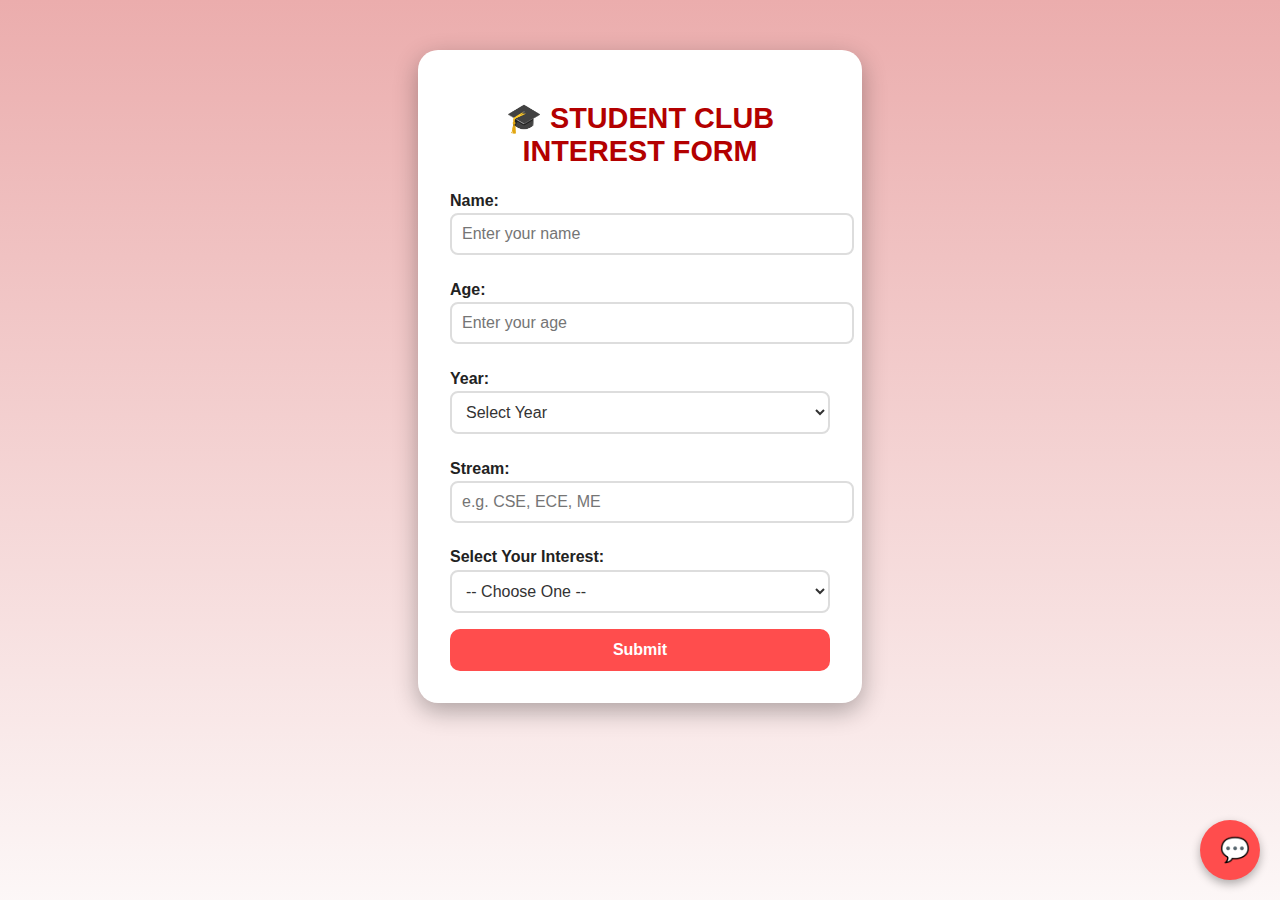
<file: templates/index.html>
<!DOCTYPE html>
<html lang="en">
<head>
  <meta charset="UTF-8">
  <meta name="viewport" content="width=device-width, initial-scale=1.0">
  <title>Student Club Interest Form</title>
  <style>
    body {
      font-family: 'Poppins', sans-serif;
      margin: 0;
      padding: 0;
      display: flex;
      flex-direction: column;
      align-items: center;
      background-image: 
        linear-gradient(rgba(233, 164, 164, 0.9), rgba(252, 246, 246, 0.9)),
        url('https://www.chitkara.edu.in/wp-content/uploads/2019/02/Campus-leadership.jpg');
      background-size: cover;
      background-position: center;
      background-attachment: fixed;
    }

    .container {
      background: #ffffff;
      padding: 2rem;
      border-radius: 20px;
      box-shadow: 0 8px 25px rgba(0,0,0,0.3);
      width: 380px;
      text-align: center;
      color: #333;
      margin-top: 50px;
    }

    h1 {
      margin-bottom: 1.5rem;
      font-size: 1.8rem;
      color: #b30000;
    }

    label {
      display: block;
      text-align: left;
      margin: 0.6rem 0 0.2rem;
      font-weight: 600;
      color: #222;
    }

    input, select {
      width: 100%;
      padding: 10px;
      border-radius: 8px;
      border: 2px solid #ddd;
      outline: none;
      margin-bottom: 1rem;
      font-size: 1rem;
      background: #fff;
      color: #333;
      transition: all 0.3s ease;
    }

    input:focus, select:focus {
      border-color: #ff4d4d;
      box-shadow: 0 0 6px rgba(255, 77, 77, 0.5);
    }

    button {
      background: #ff4d4d;
      color: #fff;
      border: none;
      padding: 12px 20px;
      border-radius: 10px;
      font-size: 1rem;
      font-weight: bold;
      cursor: pointer;
      transition: all 0.3s ease;
      width: 100%;
    }

    button:hover {
      background: #c40000;
      transform: scale(1.05);
    }

    /* Chatbot Styles */
    .chatbot-container {
      position: fixed;
      bottom: 20px;
      right: 20px;
      width: 350px;
      height: 500px;
      background: #fff;
      border-radius: 15px;
      box-shadow: 0 8px 25px rgba(0,0,0,0.3);
      display: none;
      flex-direction: column;
      z-index: 1000;
    }

    .chatbot-header {
      background: #ff4d4d;
      color: #fff;
      padding: 10px;
      border-radius: 15px 15px 0 0;
      text-align: center;
      font-weight: bold;
    }

    .chatbot-messages {
      flex: 1;
      padding: 10px;
      overflow-y: auto;
      background: #f9f9f9;
    }

    .message {
      margin-bottom: 10px;
      padding: 8px;
      border-radius: 10px;
      max-width: 80%;
    }

    .message.user {
      background: #ff4d4d;
      color: #fff;
      align-self: flex-end;
      margin-left: auto;
    }

    .message.bot {
      background: #e0e0e0;
      color: #333;
    }

    .chatbot-input {
      display: flex;
      padding: 10px;
      border-top: 1px solid #ddd;
    }

    .chatbot-input input {
      flex: 1;
      padding: 8px;
      border: 1px solid #ddd;
      border-radius: 5px;
      outline: none;
      margin-right: 5px;
    }

    .chatbot-input button {
      flex: 1;
      background: #ff4d4d;
      color: #fff;
      border: none;
      padding: 8px 12px;
      border-radius: 5px;
      cursor: pointer;
    }

    .chatbot-toggle {
      position: fixed;
      bottom: 20px;
      right: 20px;
      background: #ff4d4d;
      color: #fff;
      border: none;
      border-radius: 50%;
      width: 60px;
      height: 60px;
      font-size: 24px;
      cursor: pointer;
      box-shadow: 0 4px 10px rgba(0,0,0,0.3);
      z-index: 1001;
    }

    .chatbot-toggle:hover {
      background: #c40000;
    }
  </style>
</head>
<body>

  <div class="container">
    <h1>🎓 STUDENT CLUB INTEREST FORM</h1>

    <form id="clubForm">
      <label for="name">Name:</label>
      <input type="text" id="name" name="name" required placeholder="Enter your name">

      <label for="age">Age:</label>
      <input type="number" id="age" name="age" required placeholder="Enter your age">

      <label for="year">Year:</label>
      <select id="year" name="year" required>
        <option value="">Select Year</option>
        <option value="1st">1st Year</option>
        <option value="2nd">2nd Year</option>
        <option value="3rd">3rd Year</option>
        <option value="4th">4th Year</option>
      </select>

      <label for="stream">Stream:</label>
      <input type="text" id="stream" name="stream" placeholder="e.g. CSE, ECE, ME" required>

      <label for="interest">Select Your Interest:</label>
      <select id="interest" name="interest" required>
        <option value="">-- Choose One --</option>
        <option value="coding">💻 Coding</option>
        <option value="sports">⚽ Sports</option>
        <option value="music">🎵 Music</option>
        <option value="art">🎨 Art</option>
      </select>

      <button type="submit">Submit</button>
    </form>
  </div>

  <!-- Chatbot Toggle Button -->
  <button class="chatbot-toggle" id="chatbotToggle">💬</button>

  <!-- Chatbot Container -->
  <div class="chatbot-container" id="chatbot">
    <div class="chatbot-header">Club Assistant Chatbot</div>
    <div class="chatbot-messages" id="chatMessages">
      <div class="message bot">Hello! I'm here to help with your club interests. Ask me anything about coding, sports, music, or art clubs!</div>
    </div>
    <div class="chatbot-input">
      <input type="text" id="chatInput" placeholder="Type your message...">
      <button id="sendButton">Send</button>
    </div>
  </div>

  <script>
    // --- FORM SUBMISSION ---
    document.getElementById("clubForm").addEventListener("submit", async function(e) {
      e.preventDefault();
      const formData = {
        name: document.getElementById("name").value,
        age: document.getElementById("age").value,
        year: document.getElementById("year").value,
        stream: document.getElementById("stream").value,
        interest: document.getElementById("interest").value
      };

      try {
        const response = await fetch("/submit_form", {
          method: "POST",
          headers: { "Content-Type": "application/json" },
          body: JSON.stringify(formData)
        });

        const result = await response.json();
        if (response.ok) {
          alert("✅ Form submitted successfully!");
          window.location.href = `${formData.interest}.html`;
        } else {
          alert("❌ Error: " + result.error);
        }
      } catch (error) {
        console.error("Error submitting form:", error);
        alert("⚠️ Failed to submit form.");
      }
    });
    // --- CHATBOT FUNCTIONALITY ---

// REMOVE THE OLD API KEY & apiUrl (Never expose API key in frontend!)

const chatbot = document.getElementById('chatbot');
const chatMessages = document.getElementById('chatMessages');
const chatInput = document.getElementById('chatInput');
const sendButton = document.getElementById('sendButton');
const toggleButton = document.getElementById('chatbotToggle');

// Toggle chatbot visibility
toggleButton.addEventListener('click', () => {
  chatbot.style.display = chatbot.style.display === 'flex' ? 'none' : 'flex';
});

// Check if message is related to clubs
function isClubRelated(message) {
  const clubKeywords = [
    'coding', 'sports', 'music', 'art',
    'programming', 'football', 'basketball',
    'soccer', 'painting', 'drawing',
    'singing', 'guitar', 'piano'
  ];

  return clubKeywords.some(keyword =>
    message.toLowerCase().includes(keyword)
  );
}

// Send message function
async function sendMessage(message) {
  addMessage(message, 'user');

  // Club topic restriction
  if (!isClubRelated(message)) {
    addMessage('❌ I can only help with coding, sports, music, or art!', 'bot');
    return;
  }

  try {
    const response = await fetch("/chatbot", {
      method: "POST",
      headers: { "Content-Type": "application/json" },
      body: JSON.stringify({ message })
    });

    const data = await response.json();
    addMessage(data.reply, 'bot');

  } catch (err) {
    console.error("Chatbot Error:", err);
    addMessage("⚠️ Server error. Try again later.", "bot");
  }
}

// Add message to UI
function addMessage(text, sender) {
  const messageDiv = document.createElement('div');
  messageDiv.className = `message ${sender}`;
  messageDiv.textContent = text;
  chatMessages.appendChild(messageDiv);
  chatMessages.scrollTop = chatMessages.scrollHeight;
}

// Send button click
sendButton.addEventListener('click', () => {
  const message = chatInput.value.trim();
  if (message) {
    sendMessage(message);
    chatInput.value = '';
  }
});

// Enter key sends message
chatInput.addEventListener('keypress', (e) => {
  if (e.key === 'Enter') {
    sendButton.click();
  }
});

  </script>

</body>
</html>
</file>
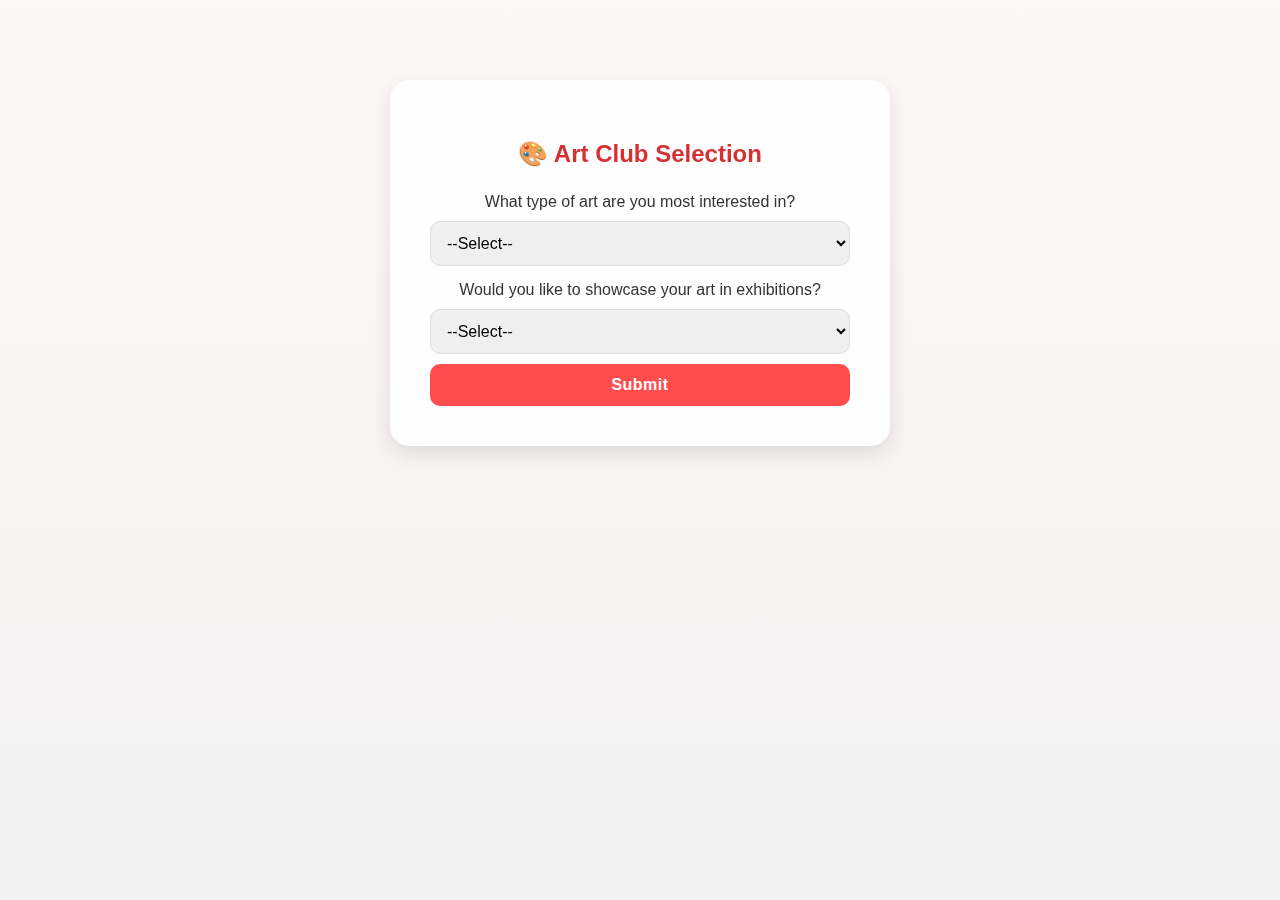
<file: templates/art.html>
<!DOCTYPE html>
<html lang="en">
<head>
  <meta charset="UTF-8" />
  <meta name="viewport" content="width=device-width, initial-scale=1.0" />
  <title>🎨 Art Club Selection</title>
  <style>
    /* 🌈 Background similar to coding.html */
    body {
      font-family: 'Poppins', sans-serif;
      margin: 0;
      padding: 0;
      display: flex;
      flex-direction: column;
      align-items: center;
      scroll-behavior: smooth;

      background-image: 
        linear-gradient(rgba(255, 245, 245, 0.9), rgba(240, 240, 240, 0.9)),
        url('https://www.chitkara.edu.in/wp-content/uploads/2024/12/overview-banner.jpg'); 
      background-size: cover;
      background-position: center;
      background-attachment: fixed;
    }

    /* 🪞 Glass effect container */
    .container {
      background: rgba(255, 255, 255, 0.85);
      backdrop-filter: blur(10px);
      border-radius: 20px;
      box-shadow: 0 8px 20px rgba(0, 0, 0, 0.1);
      padding: 40px;
      margin-top: 80px;
      width: 420px;
      text-align: center;
      transition: all 0.3s ease;
    }

    h2 {
      color: #d63031;
      margin-bottom: 25px;
      font-weight: 700;
    }

    label {
      display: block;
      margin-top: 15px;
      font-weight: 500;
      color: #333;
    }

    select, button, input {
      width: 100%;
      padding: 12px;
      margin-top: 10px;
      border-radius: 10px;
      border: 1px solid #ddd;
      font-size: 16px;
      font-family: 'Poppins', sans-serif;
      transition: all 0.3s ease;
    }

    select:focus, input:focus {
      border-color: #ff4d4d;
      box-shadow: 0 0 5px rgba(255, 77, 77, 0.5);
      outline: none;
    }

    button {
      background-color: #ff4d4d;
      color: white;
      border: none;
      cursor: pointer;
      font-weight: bold;
      letter-spacing: 0.5px;
    }

    button:hover {
      background-color: #e60000;
      transform: scale(1.05);
    }

    #output {
      margin-top: 50px;
      display: flex;
      flex-wrap: wrap;
      justify-content: center;
      gap: 25px;
      width: 90%;
      max-width: 1000px;
    }

    .club-card {
      background: rgba(255, 255, 255, 0.85);
      backdrop-filter: blur(8px);
      border: 2px solid #ffe6e6;
      border-radius: 18px;
      padding: 25px;
      width: 320px;
      text-align: center;
      box-shadow: 0 6px 18px rgba(0,0,0,0.08);
      transition: transform 0.3s ease, box-shadow 0.3s ease;
    }

    .club-card:hover {
      transform: translateY(-6px);
      box-shadow: 0 8px 22px rgba(0,0,0,0.12);
    }

    .club-card h3 {
      color: #e60000;
      margin-bottom: 12px;
      font-size: 20px;
      font-weight: 600;
    }

    .club-card p {
      margin: 6px 0;
      color: #333;
      font-size: 15px;
    }

    .join-btn {
      background-color: #ff4d4d;
      color: white;
      border: none;
      padding: 10px 16px;
      border-radius: 10px;
      cursor: pointer;
      width: 100%;
      font-weight: bold;
      margin-top: 10px;
      transition: all 0.3s ease;
    }

    .join-btn:hover {
      background-color: #e60000;
      transform: scale(1.05);
    }

    /* ✨ Modal Styling */
    .modal {
      display: none;
      position: fixed;
      z-index: 1000;
      left: 0;
      top: 0;
      width: 100%;
      height: 100%;
      background-color: rgba(0, 0, 0, 0.5);
      justify-content: center;
      align-items: center;
      animation: fadeIn 0.3s ease;
    }

    .modal-content {
      background: rgba(255, 255, 255, 0.9);
      backdrop-filter: blur(10px);
      border-radius: 16px;
      padding: 35px;
      text-align: center;
      width: 360px;
      box-shadow: 0 6px 16px rgba(0,0,0,0.2);
      animation: slideUp 0.3s ease;
    }

    .modal-content h3 {
      margin-bottom: 20px;
      color: #e60000;
      font-weight: 600;
    }

    .modal-content input {
      margin: 10px 0;
    }

    .close-btn {
      background: #555;
      color: white;
      border: none;
      padding: 10px 18px;
      border-radius: 8px;
      cursor: pointer;
      margin-top: 15px;
      font-weight: 500;
      transition: background 0.3s;
    }

    .close-btn:hover {
      background: #333;
    }

    @keyframes fadeIn {
      from {opacity: 0;}
      to {opacity: 1;}
    }

    @keyframes slideUp {
      from {transform: translateY(40px); opacity: 0;}
      to {transform: translateY(0); opacity: 1;}
    }
  </style>
</head>
<body>
  <div class="container" id="formContainer">
    <h2>🎨 Art Club Selection</h2>

    <form id="artForm">
      <label for="interest">What type of art are you most interested in?</label>
      <select id="interest" required>
        <option value="">--Select--</option>
        <option value="Painting">🎨 Painting</option>
        <option value="Sketching">✏️ Sketching</option>
        <option value="Crafts">🧵 Crafts</option>
        <option value="Digital Arts">💻 Digital Arts</option>
      </select>

      <label for="exhibitionInterest">Would you like to showcase your art in exhibitions?</label>
      <select id="exhibitionInterest" required>
        <option value="">--Select--</option>
        <option value="Yes">✅ Yes</option>
        <option value="No">❌ No</option>
      </select>

      <button type="submit">Submit</button>
    </form>
  </div>

  <div id="output"></div>

  <!-- 🎯 Modal for Join -->
  <div id="joinModal" class="modal">
    <div class="modal-content">
      <h3>Join the Art Club</h3>
      <form id="joinForm">
        <input type="text" id="userName" placeholder="Enter your name" required>
        <input type="email" id="userEmail" placeholder="Enter your email" required>
        <button type="submit" class="join-btn">Join Now</button>
      </form>
      <button class="close-btn" onclick="closeModal()">Cancel</button>
    </div>
  </div>

  <script>
    document.getElementById("artForm").addEventListener("submit", async function (e) {
      e.preventDefault();

      const interest = document.getElementById("interest").value;
      const exhibitionInterest = document.getElementById("exhibitionInterest").value;

      if (!interest || !exhibitionInterest) {
        alert("Please select all fields before submitting!");
        return;
      }

      try {
        const res = await fetch("/recommend", {
          method: "POST",
          headers: { "Content-Type": "application/json" },
          body: JSON.stringify({
            category: "ARTS",
            interest: interest,
            exhibitionInterest: exhibitionInterest
          })
        });

        const data = await res.json();
        const output = document.getElementById("output");
        output.innerHTML = "";

        const uniqueClubs = [];
        const seen = new Set();

        data.clubs.forEach(club => {
          if (!seen.has(club.Activity)) {
            seen.add(club.Activity);
            uniqueClubs.push(club);
          }
        });

        if (uniqueClubs.length > 0) {
          uniqueClubs.forEach(club => {
            const details = club.Details.split(",").map(d => d.trim());
            details.forEach(detail => {
              output.innerHTML += `
                <div class="club-card">
                  <h3>${detail}</h3>
                  <p><strong>Category:</strong> ${club.Category}</p>
                  <p><strong>Activity:</strong> ${club.Activity}</p>
                  <button class="join-btn" onclick="openModal()">Join Now</button>
                </div>
              `;
            });
          });
        } else {
          output.innerHTML = `<p>No art clubs found matching your interest.</p>`;
        }

        document.getElementById("output").scrollIntoView({ behavior: "smooth" });

      } catch (err) {
        console.error("Error:", err);
        alert("⚠️ Server not responding. Please check if Flask is running.");
      }
    });

    function openModal() {
      document.getElementById("joinModal").style.display = "flex";
    }

    function closeModal() {
      document.getElementById("joinModal").style.display = "none";
    }

    document.getElementById("joinForm").addEventListener("submit", function (e) {
      e.preventDefault();
      const name = document.getElementById("userName").value;
      const email = document.getElementById("userEmail").value;

      document.querySelector(".modal-content").innerHTML = `
        <h3>✅ Successfully Joined!</h3>
        <p>Welcome <strong>${name}</strong>!<br>We'll contact you at <strong>${email}</strong> soon.</p>
        <button class="close-btn" onclick="closeModal()">Close</button>
      `;
    });

    window.onclick = function(event) {
      const modal = document.getElementById("joinModal");
      if (event.target === modal) {
        modal.style.display = "none";
      }
    };
  </script>
</body>
</html>
</file>
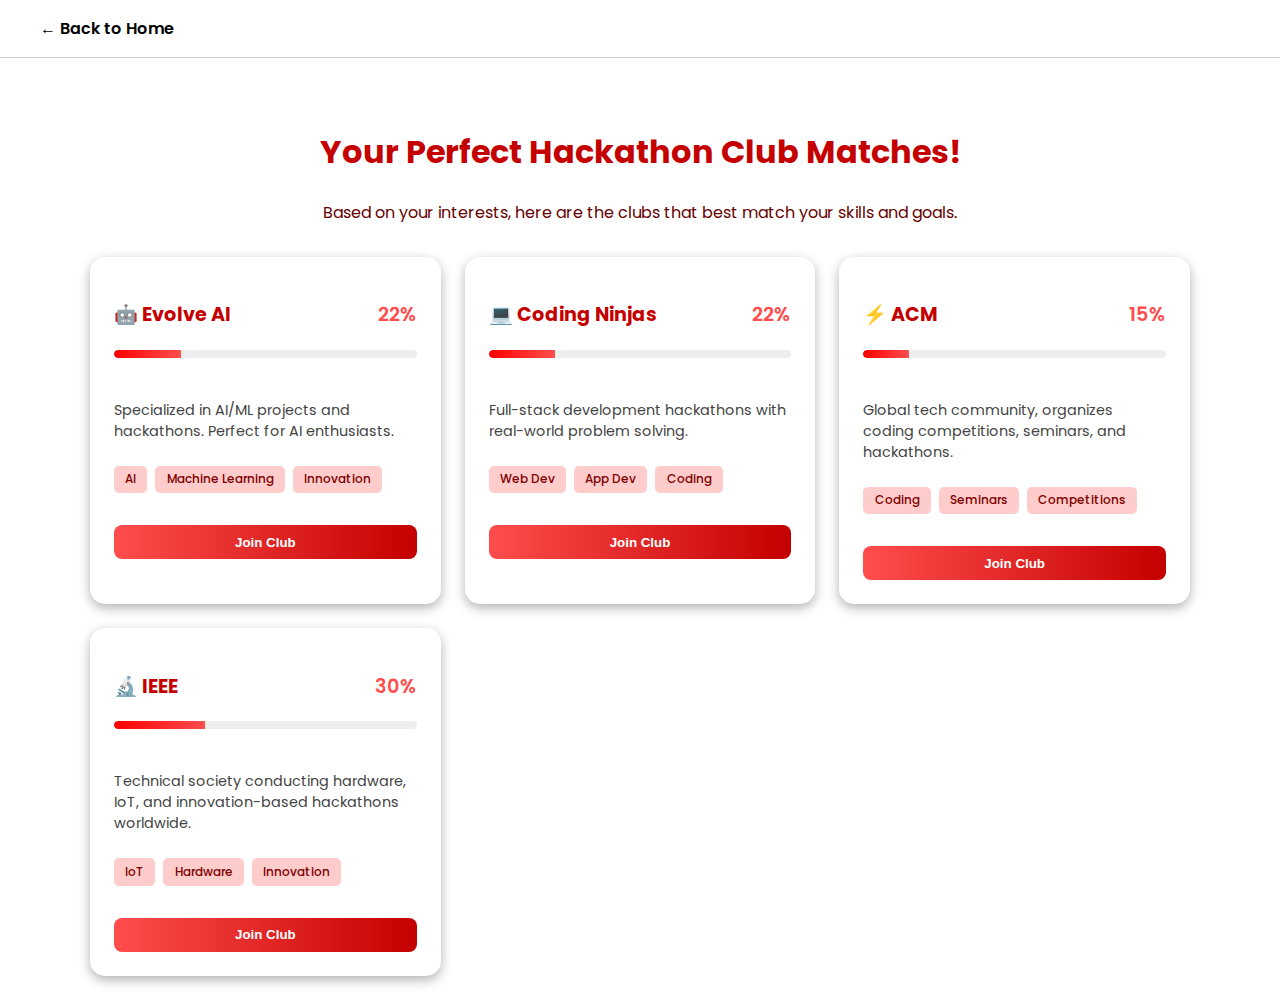
<file: templates/clubs.html>
<!DOCTYPE html>
<html lang="en">
<head>
<meta charset="UTF-8">
<meta name="viewport" content="width=device-width, initial-scale=1.0">
<title>🚀 Hackathon Club Matches</title>
<link href="https://fonts.googleapis.com/css2?family=Poppins:wght@400;600&display=swap" rel="stylesheet">
<style>
  body {
    margin: 0;
    font-family: 'Poppins', sans-serif;
    background: #fff;
    color: #333;
    display: flex;
    flex-direction: column;
    align-items: center;
    padding: 2rem;
  }

  /* Top Bar */
  .top-bar {
    width: 100%;
    display: flex;
    justify-content: flex-start;
    align-items: center;
    padding: 1rem 2.5rem;
    position: fixed;
    top: 0;
    left: 0;
    background: #fff;
    color: #000;
    border-bottom: 1px solid #ccc;
    z-index: 1000;
    box-sizing: border-box;
  }

  .top-bar a {
    color: #000;
    text-decoration: none;
    font-weight: 600;
    transition: color 0.3s;
  }

  .top-bar a:hover {
    color: #555;
  }

  h1 {
    margin-top: 6rem;
    font-size: 2rem;
    margin-bottom: 0.5rem;
    text-align: center;
    color: #c40000;
  }

  p.subtitle {
    text-align: center;
    color: #660000;
    margin-bottom: 2rem;
  }

  .club-grid {
    display: grid;
    grid-template-columns: repeat(auto-fit, minmax(280px, 1fr));
    gap: 1.5rem;
    width: 100%;
    max-width: 1100px;
  }

  .club-card {
    background-color: #fff;
    padding: 1.5rem;
    border-radius: 15px;
    box-shadow: 0 4px 12px rgba(0,0,0,0.3);
    display: flex;
    flex-direction: column;
    gap: 1rem;
    transition: transform 0.3s ease, box-shadow 0.3s ease;
  }

  .club-card:hover {
    transform: translateY(-5px);
    box-shadow: 0 8px 20px rgba(0,0,0,0.5);
  }

  .club-card h3 {
    display: flex;
    align-items: center;
    gap: 0.5rem;
    font-size: 1.2rem;
    margin-bottom: 0.3rem;
    color: #c40000;
  }

  .match-score {
    font-weight: 600;
    color: #ff4d4d;
    margin-left: auto;
  }

  .score-bar {
    width: 100%;
    height: 8px;
    background-color: #eee;
    border-radius: 4px;
    overflow: hidden;
    margin-bottom: 0.7rem;
  }

  .score-fill {
    height: 100%;
    background: linear-gradient(90deg, #ff0000, #ff4d4d);
    border-radius: 4px 0 0 4px;
  }

  .club-card p {
    font-size: 0.9rem;
    color: #444;
    margin-bottom: 0.5rem;
  }

  .interests {
    display: flex;
    flex-wrap: wrap;
    gap: 0.5rem;
    margin-bottom: 1rem;
  }

  .interest-tag {
    background-color: #ffcccc;
    padding: 0.3rem 0.7rem;
    border-radius: 5px;
    font-size: 0.75rem;
    color: #800000;
    font-weight: 500;
  }

  .join-btn {
    background: linear-gradient(90deg, #ff4d4d, #c40000);
    color: #fff;
    padding: 0.6rem;
    border: none;
    border-radius: 8px;
    font-weight: 600;
    cursor: pointer;
    transition: background 0.3s;
    text-align: center;
    text-decoration: none;
  }

  .join-btn:hover {
    background: linear-gradient(90deg, #c40000, #ff4d4d);
  }

  /* Popup Form Styles */
  #registerPopup {
    display: none;
    position: fixed;
    top: 0; left: 0;
    width: 100%; height: 100%;
    background: rgba(0,0,0,0.5);
    justify-content: center;
    align-items: center;
    z-index: 2000;
  }

  #registerPopup .form-container {
    background: #fff;
    padding: 2rem;
    border-radius: 12px;
    width: 90%;
    max-width: 500px;
    box-shadow: 0 4px 12px rgba(0,0,0,0.2);
    position: relative;
  }

  #registerPopup h2 {
    color: #c40000;
    text-align: center;
    margin-bottom: 1rem;
  }

  #registerPopup label {
    display: block;
    margin-top: 1rem;
    font-weight: 500;
  }

  #registerPopup input, #registerPopup textarea, #registerPopup button {
    width: 100%;
    padding: 10px;
    margin-top: 0.5rem;
    border-radius: 6px;
    border: 1px solid #ccc;
    font-size: 1rem;
  }

  #registerPopup button {
    margin-top: 1.5rem;
    background: linear-gradient(90deg, #ff4d4d, #c40000);
    color: #fff;
    border: none;
    cursor: pointer;
    font-weight: 600;
  }

  #registerPopup button:hover {
    background: linear-gradient(90deg, #c40000, #ff4d4d);
  }

  #registerPopup .close-btn {
    position: absolute;
    top: 10px; right: 15px;
    font-size: 1.5rem;
    cursor: pointer;
    color: #c40000;
  }
</style>
</head>
<body>

<!-- Top Bar -->
<div class="top-bar">
  <a href="index.html">← Back to Home</a>
</div>

<h1>Your Perfect Hackathon Club Matches!</h1>
<p class="subtitle">Based on your interests, here are the clubs that best match your skills and goals.</p>

<div class="club-grid">

  <div class="club-card">
    <h3>🤖 Evolve AI <span class="match-score">22%</span></h3>
    <div class="score-bar"><div class="score-fill" style="width:22%"></div></div>
    <p>Specialized in AI/ML projects and hackathons. Perfect for AI enthusiasts.</p>
    <div class="interests">
      <span class="interest-tag">AI</span>
      <span class="interest-tag">Machine Learning</span>
      <span class="interest-tag">Innovation</span>
    </div>
    <button class="join-btn" data-club="Evolve AI">Join Club</button>
  </div>

  <div class="club-card">
    <h3>💻 Coding Ninjas <span class="match-score">22%</span></h3>
    <div class="score-bar"><div class="score-fill" style="width:22%"></div></div>
    <p>Full-stack development hackathons with real-world problem solving.</p>
    <div class="interests">
      <span class="interest-tag">Web Dev</span>
      <span class="interest-tag">App Dev</span>
      <span class="interest-tag">Coding</span>
    </div>
    <button class="join-btn" data-club="Coding Ninjas">Join Club</button>
  </div>

  <div class="club-card">
    <h3>⚡ ACM <span class="match-score">15%</span></h3>
    <div class="score-bar"><div class="score-fill" style="width:15%"></div></div>
    <p>Global tech community, organizes coding competitions, seminars, and hackathons.</p>
    <div class="interests">
      <span class="interest-tag">Coding</span>
      <span class="interest-tag">Seminars</span>
      <span class="interest-tag">Competitions</span>
    </div>
    <button class="join-btn" data-club="ACM">Join Club</button>
  </div>

  <div class="club-card">
    <h3>🔬 IEEE <span class="match-score">30%</span></h3>
    <div class="score-bar"><div class="score-fill" style="width:30%"></div></div>
    <p>Technical society conducting hardware, IoT, and innovation-based hackathons worldwide.</p>
    <div class="interests">
      <span class="interest-tag">IoT</span>
      <span class="interest-tag">Hardware</span>
      <span class="interest-tag">Innovation</span>
    </div>
    <button class="join-btn" data-club="IEEE">Join Club</button>
  </div>

</div>

<!-- Popup Registration Form -->
<div id="registerPopup">
  <div class="form-container">
    <span class="close-btn">&times;</span>
    <h2>Register for a Club</h2>
    <form id="registerForm">
      <label for="regName">Full Name</label>
      <input type="text" id="regName" name="name" required>

      <label for="regEmail">Email</label>
      <input type="email" id="regEmail" name="email" required>

      <label for="regClub">Club</label>
      <input type="text" id="regClub" name="club" readonly>

      <button type="submit">Submit Registration</button>
    </form>
  </div>
</div>

<script>
  // Show popup and fill club name
  const joinButtons = document.querySelectorAll('.join-btn');
  const popup = document.getElementById('registerPopup');
  const clubInput = document.getElementById('regClub');
  const closeBtn = document.querySelector('#registerPopup .close-btn');

  joinButtons.forEach(btn => {
    btn.addEventListener('click', () => {
      clubInput.value = btn.getAttribute('data-club');
      popup.style.display = 'flex';
    });
  });

  closeBtn.addEventListener('click', () => {
    popup.style.display = 'none';
  });

  window.addEventListener('click', (e) => {
    if(e.target == popup) popup.style.display = 'none';
  });

  // Handle form submission
  document.getElementById('registerForm').addEventListener('submit', function(e){
    e.preventDefault();
    alert("Registration submitted for " + clubInput.value + "!");
    this.reset();
    popup.style.display = 'none';
  });
</script>

</body>
</html>
</file>
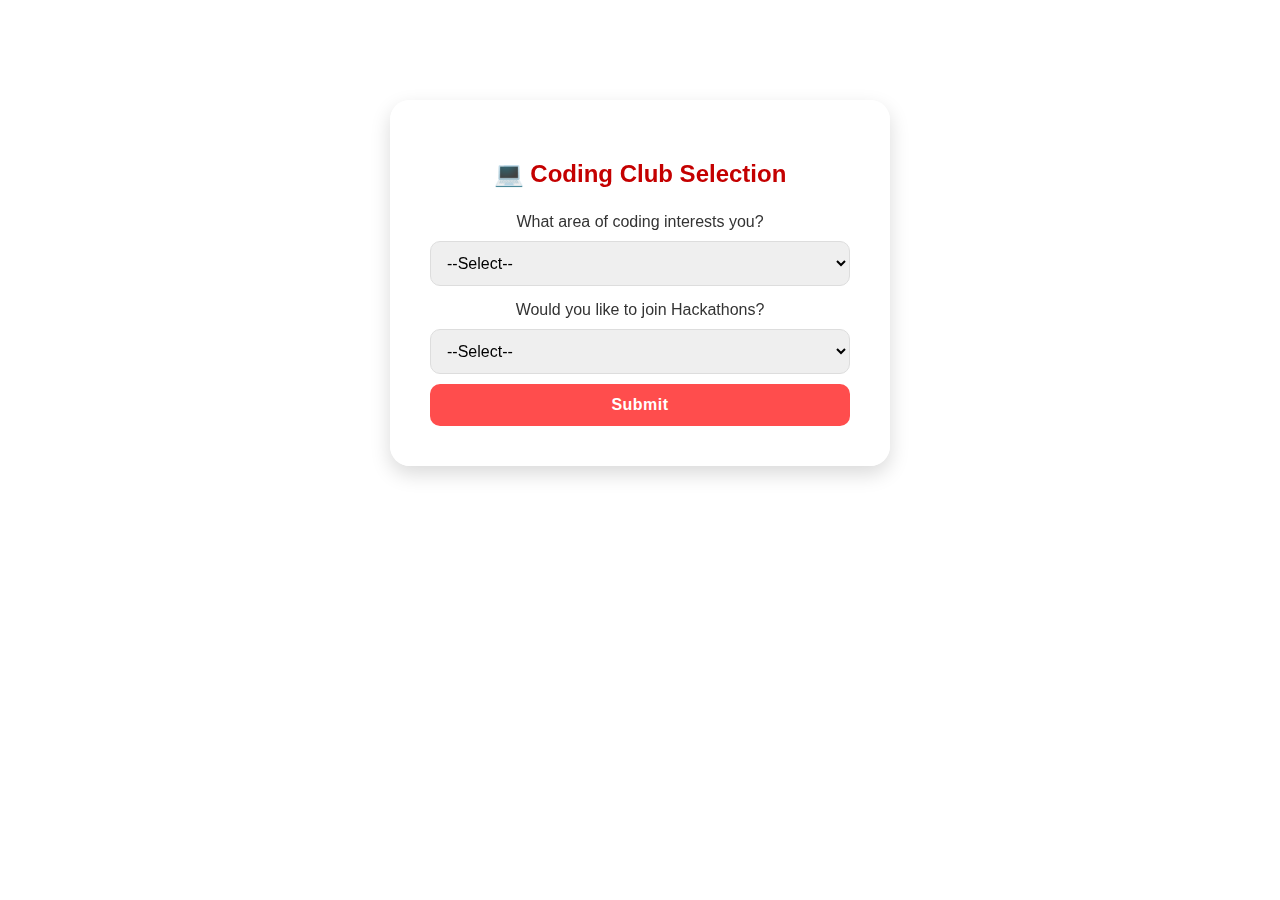
<file: templates/coding.html>
<!DOCTYPE html>
<html lang="en">
<head>
  <meta charset="UTF-8" />
  <meta name="viewport" content="width=device-width, initial-scale=1.0" />
  <title>Coding Club Selection</title>

  <style>
    /* 🧠 Body and Layout */
    body {
      font-family: 'Poppins', sans-serif;
      margin: 0;
      padding: 0;
      display: flex;
      flex-direction: column;
      align-items: center;
      scroll-behavior: smooth;
      min-height: 100vh;
      background: linear-gradient(rgba(255, 255, 255, 0.85), rgba(255, 255, 255, 0.85)),
                  url('https://www.chitkara.edu.in/wp-content/uploads/2024/12/overview-banner.jpg') no-repeat center center/cover;
      background-attachment: fixed;
    }

    .container {
      background: #ffffffcc;
      border-radius: 20px;
      box-shadow: 0 8px 20px rgba(0, 0, 0, 0.15);
      padding: 40px;
      margin-top: 100px;
      width: 420px;
      text-align: center;
      transition: all 0.3s ease;
      backdrop-filter: blur(5px);
    }

    h2 { color: #c40000; margin-bottom: 25px; font-weight: 700; }

    label {
      display: block; margin-top: 15px; font-weight: 500; color: #333;
    }

    select, button, input {
      width: 100%; padding: 12px; margin-top: 10px;
      border-radius: 10px; border: 1px solid #ddd;
      font-size: 16px; transition: 0.3s;
      font-family: 'Poppins', sans-serif;
    }

    select:focus, input:focus {
      border-color: #ff4d4d;
      box-shadow: 0 0 5px rgba(255, 77, 77, 0.5);
      outline: none;
    }

    button {
      background-color: #ff4d4d; color: white; border: none;
      cursor: pointer; font-weight: bold; letter-spacing: 0.5px;
    }

    button:hover {
      background-color: #e60000; transform: scale(1.05);
    }

    #output {
      margin-top: 50px; display: flex; flex-wrap: wrap;
      justify-content: center; gap: 25px;
      width: 90%; max-width: 1000px;
    }

    .club-card {
      background: #fff;
      border: 2px solid #ffe6e6;
      border-radius: 18px;
      padding: 25px; width: 320px; text-align: center;
      box-shadow: 0 6px 18px rgba(0,0,0,0.08);
      transition: 0.3s;
    }

    .club-card:hover {
      transform: translateY(-6px);
      box-shadow: 0 8px 22px rgba(0,0,0,0.12);
    }

    .join-btn {
      background-color: #ff4d4d; color: white;
      padding: 10px 16px; border-radius: 10px;
      margin-top: 10px; width: 100%;
      font-weight: bold; cursor: pointer; transition: 0.3s;
    }

    .join-btn:hover {
      background-color: #e60000; transform: scale(1.05);
    }

    /* 💻 Modal Styling */
    .modal {
      display: none; position: fixed; z-index: 1000;
      left: 0; top: 0; width: 100%; height: 100%;
      background-color: rgba(0, 0, 0, 0.5);
      justify-content: center; align-items: center;
      animation: fadeIn 0.3s ease;
    }

    .modal-content {
      background: #fff; border-radius: 16px;
      padding: 35px; text-align: center; width: 360px;
      box-shadow: 0 6px 16px rgba(0,0,0,0.2);
      animation: slideUp 0.3s ease;
    }

    @keyframes fadeIn { from {opacity: 0;} to {opacity: 1;} }
    @keyframes slideUp { from {transform: translateY(40px); opacity:0;} to {transform: translateY(0); opacity:1;} }
  </style>
</head>

<body>

  <div class="container" id="formContainer">
    <h2>💻 Coding Club Selection</h2>

    <form id="codingForm">
      <label>What area of coding interests you?</label>
      <select id="interest" required>
        <option value="">--Select--</option>
        <option value="Web Development">🌐 Web Development</option>
        <option value="App Development">📱 App Development</option>
        <option value="AI/ML">🤖 AI & ML</option>
        <option value="Cybersecurity">🔒 Cybersecurity</option>
      </select>

      <label>Would you like to join Hackathons?</label>
      <select id="hackathonInterest" required>
        <option value="">--Select--</option>
        <option value="Yes">✅ Yes</option>
        <option value="No">❌ No</option>
      </select>

      <button type="submit">Submit</button>
    </form>
  </div>

  <div id="output"></div>

  <!-- 💻 Modal -->
  <div id="joinModal" class="modal">
    <div class="modal-content">
      <h3>Join the Coding Club</h3>
      <form id="joinForm">
        <input type="text" id="userName" placeholder="Enter your name" required>
        <input type="email" id="userEmail" placeholder="Enter your email" required>
        <button type="submit" class="join-btn">Join Now</button>
      </form>
      <button class="close-btn" onclick="closeModal()">Cancel</button>
    </div>
  </div>

  <script>
    document.getElementById("codingForm").addEventListener("submit", async (e) => {
      e.preventDefault();

      const interest = document.getElementById("interest").value;
      const hackathonInterest = document.getElementById("hackathonInterest").value;

      if (!interest || !hackathonInterest) {
        alert("⚠️ Please select all fields!");
        return;
      }

      try {
        const res = await fetch("/recommend", {
          method: "POST",
          headers: { "Content-Type": "application/json" },
          body: JSON.stringify({
            category: "CODING",
            interest: interest,
            tournamentInterest: hackathonInterest
          })
        });

        const data = await res.json();
        const output = document.getElementById("output");
        output.innerHTML = "";

        const uniqueClubs = [];
        const seen = new Set();

        data.clubs.forEach(club => {
          if (!seen.has(club.Activity)) {
            seen.add(club.Activity);
            uniqueClubs.push(club);
          }
        });

        if (uniqueClubs.length > 0) {
          uniqueClubs.forEach(club => {
            let details = club.Details.split(",").map(a => a.trim());
            details.forEach(detail => {
              output.innerHTML += `
                <div class="club-card">
                  <h3>${detail}</h3>
                  <p><strong>Category:</strong> ${club.Category}</p>
                  <p><strong>Activity:</strong> ${club.Activity}</p>
                  <button class="join-btn open-modal">Join Now</button>
                </div>
              `;
            });
          });
        } else {
          output.innerHTML = `<p>No coding clubs found.</p>`;
        }

        // 🔥 Attach openModal to all buttons dynamically
        document.querySelectorAll(".open-modal").forEach(btn => {
          btn.addEventListener("click", openModal);
        });

      } catch (err) {
        console.error(err);
        alert("⚠️ Flask server not running.");
      }
    });

    function openModal() {
      document.getElementById("joinModal").style.display = "flex";
    }

    function closeModal() {
      document.getElementById("joinModal").style.display = "none";
    }

    // Submit Join Form
    document.getElementById("joinForm").addEventListener("submit", function (e) {
      e.preventDefault();
      const name = document.getElementById("userName").value;
      const email = document.getElementById("userEmail").value;

      document.querySelector(".modal-content").innerHTML = `
        <h3>✅ Successfully Joined!</h3>
        <p>Welcome <strong>${name}</strong>!<br>We will contact you at <strong>${email}</strong>.</p>
        <button class="close-btn" onclick="closeModal()">Close</button>
      `;
    });

    // Close modal when clicking outside
    window.onclick = function(event) {
      const modal = document.getElementById("joinModal");
      if (event.target === modal) closeModal();
    };
  </script>

</body>
</html>
</file>
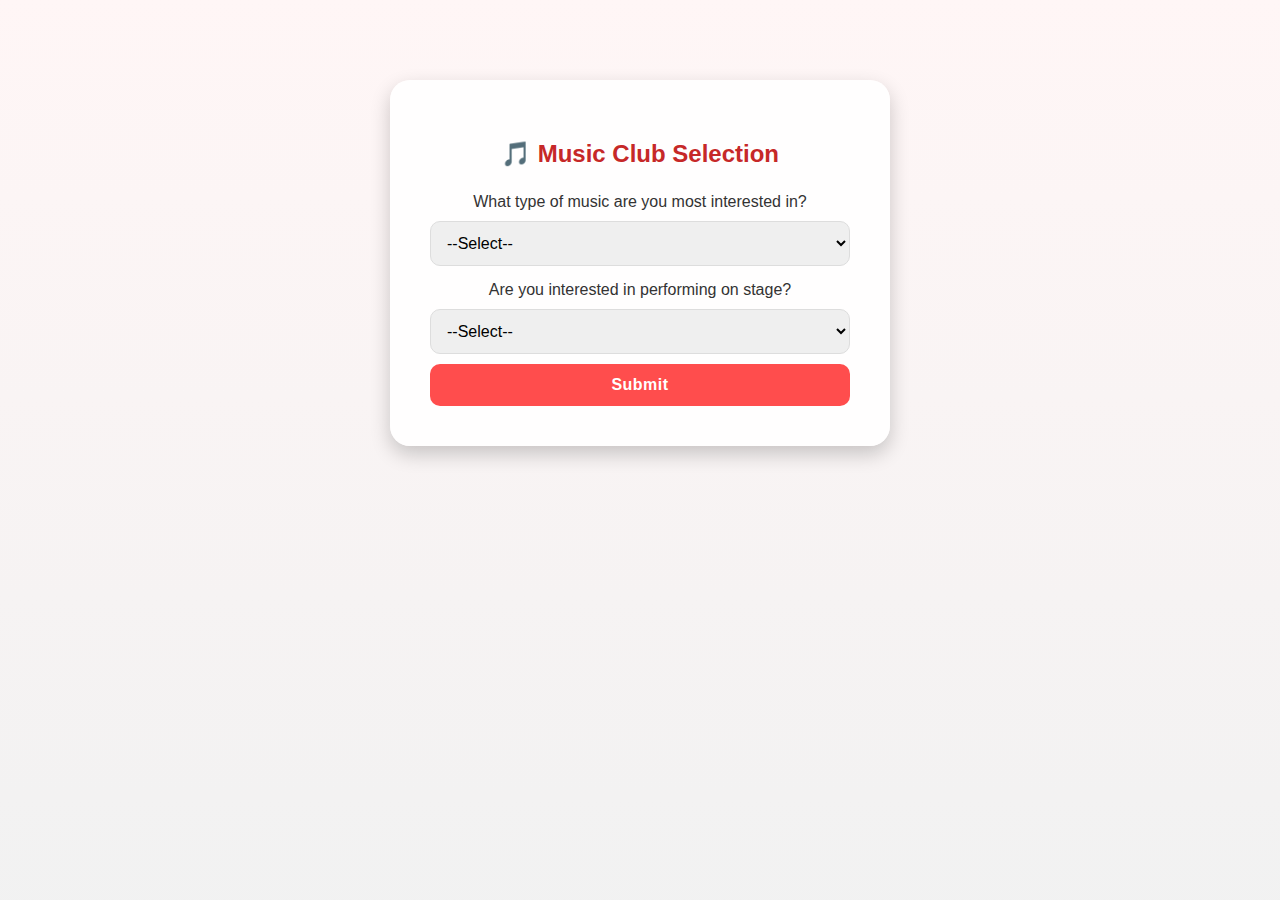
<file: templates/music.html>
<!DOCTYPE html>
<html lang="en">
<head>
  <meta charset="UTF-8" />
  <meta name="viewport" content="width=device-width, initial-scale=1.0" />
  <title>🎵 Music Club Selection</title>
  <style>
    body {
      font-family: 'Poppins', sans-serif;
      margin: 0;
      padding: 0;
      display: flex;
      flex-direction: column;
      align-items: center;
      scroll-behavior: smooth;

      background-image: 
        linear-gradient(rgba(255, 245, 245, 0.9), rgba(240, 240, 240, 0.9)),
        url('https://www.chitkara.edu.in/wp-content/uploads/2024/12/overview-banner.jpg'); 
      background-size: cover;
      background-position: center;
      background-attachment: fixed;
    }

    .container {
      background: rgba(255, 255, 255, 0.9);
      border-radius: 20px;
      box-shadow: 0 8px 20px rgba(0, 0, 0, 0.2);
      padding: 40px;
      margin-top: 80px;
      width: 420px;
      text-align: center;
      transition: all 0.3s ease;
    }

    h2 {
      color: #c62828;
      margin-bottom: 25px;
      font-weight: 700;
      text-shadow: 1px 1px #fff;
    }

    label {
      display: block;
      margin-top: 15px;
      font-weight: 500;
      color: #333;
    }

    select, button, input {
      width: 100%;
      padding: 12px;
      margin-top: 10px;
      border-radius: 10px;
      border: 1px solid #ddd;
      font-size: 16px;
      font-family: 'Poppins', sans-serif;
      transition: all 0.3s ease;
    }

    select:focus, input:focus {
      border-color: #ff4d4d;
      box-shadow: 0 0 5px rgba(255, 77, 77, 0.5);
      outline: none;
    }

    button {
      background-color: #ff4d4d;
      color: white;
      border: none;
      cursor: pointer;
      font-weight: bold;
      letter-spacing: 0.5px;
    }

    button:hover {
      background-color: #e60000;
      transform: scale(1.05);
    }

    #output {
      margin-top: 50px;
      display: flex;
      flex-wrap: wrap;
      justify-content: center;
      gap: 25px;
      width: 90%;
      max-width: 1000px;
    }

    .club-card {
      background: rgba(255, 255, 255, 0.95);
      border: 2px solid #ffe6e6;
      border-radius: 18px;
      padding: 25px;
      width: 320px;
      text-align: center;
      box-shadow: 0 6px 18px rgba(0,0,0,0.15);
      transition: transform 0.3s ease, box-shadow 0.3s ease;
    }

    .club-card:hover {
      transform: translateY(-6px);
      box-shadow: 0 8px 22px rgba(0,0,0,0.2);
    }

    .club-card h3 {
      color: #d63031;
      margin-bottom: 12px;
      font-size: 20px;
      font-weight: 600;
    }

    .club-card p {
      margin: 6px 0;
      color: #333;
      font-size: 15px;
    }

    .join-btn {
      background-color: #ff4d4d;
      color: white;
      border: none;
      padding: 10px 16px;
      border-radius: 10px;
      cursor: pointer;
      width: 100%;
      font-weight: bold;
      margin-top: 10px;
      transition: all 0.3s ease;
    }

    .join-btn:hover {
      background-color: #e60000;
      transform: scale(1.05);
    }

    /* 🎵 Modal Styling */
    .modal {
      display: none;
      position: fixed;
      z-index: 1000;
      left: 0;
      top: 0;
      width: 100%;
      height: 100%;
      background-color: rgba(0, 0, 0, 0.5);
      justify-content: center;
      align-items: center;
      animation: fadeIn 0.3s ease;
    }

    .modal-content {
      background: #fff;
      border-radius: 16px;
      padding: 35px;
      text-align: center;
      width: 360px;
      box-shadow: 0 6px 16px rgba(0,0,0,0.2);
      animation: slideUp 0.3s ease;
    }

    .modal-content h3 {
      margin-bottom: 20px;
      color: #e60000;
      font-weight: 600;
    }

    .modal-content input {
      margin: 10px 0;
    }

    .close-btn {
      background: #555;
      color: white;
      border: none;
      padding: 10px 18px;
      border-radius: 8px;
      cursor: pointer;
      margin-top: 15px;
      font-weight: 500;
      transition: background 0.3s;
    }

    .close-btn:hover {
      background: #333;
    }

    @keyframes fadeIn {
      from {opacity: 0;}
      to {opacity: 1;}
    }

    @keyframes slideUp {
      from {transform: translateY(40px); opacity: 0;}
      to {transform: translateY(0); opacity: 1;}
    }
  </style>
</head>
<body>
  <div class="container" id="formContainer">
    <h2>🎵 Music Club Selection</h2>

    <form id="musicForm">
      <label for="musicType">What type of music are you most interested in?</label>
      <select id="musicType" required>
        <option value="">--Select--</option>
        <option value="Singing">🎤 Singing</option>
        <option value="Instrumental">🎸 Instrumental</option>
        <option value="Classical">🎼 Classical</option>
        <option value="DJ/Music Production">🎧 DJ / Music Production</option>
      </select>

      <label for="performance">Are you interested in performing on stage?</label>
      <select id="performance" required>
        <option value="">--Select--</option>
        <option value="Yes">✅ Yes</option>
        <option value="No">❌ No</option>
      </select>

      <button type="submit">Submit</button>
    </form>
  </div>

  <div id="output"></div>

  <!-- 🎵 Modal -->
  <div id="joinModal" class="modal">
    <div class="modal-content">
      <h3>Join the Music Club</h3>
      <form id="joinForm">
        <input type="text" id="userName" placeholder="Enter your name" required>
        <input type="email" id="userEmail" placeholder="Enter your email" required>
        <button type="submit" class="join-btn">Join Now</button>
      </form>
      <button class="close-btn" onclick="closeModal()">Cancel</button>
    </div>
  </div>

  <script>
    document.getElementById("musicForm").addEventListener("submit", async function (e) {
      e.preventDefault();

      const musicType = document.getElementById("musicType").value;
      const performance = document.getElementById("performance").value;

      if (!musicType || !performance) {
        alert("Please select all fields before submitting!");
        return;
      }

      try {
        const res = await fetch("/recommend", {
          method: "POST",
          headers: { "Content-Type": "application/json" },
          body: JSON.stringify({
            category: "MUSIC",
            interest: musicType,
            performanceInterest: performance
          })
        });

        const data = await res.json();
        const output = document.getElementById("output");
        output.innerHTML = "";

        const uniqueClubs = [];
        const seen = new Set();

        data.clubs.forEach(club => {
          if (!seen.has(club.Activity)) {
            seen.add(club.Activity);
            uniqueClubs.push(club);
          }
        });

        if (uniqueClubs.length > 0) {
          uniqueClubs.forEach(club => {
            const details = club.Details.split(",").map(d => d.trim());
            details.forEach(detail => {
              output.innerHTML += `
                <div class="club-card">
                  <h3>${detail}</h3>
                  <p><strong>Category:</strong> ${club.Category}</p>
                  <p><strong>Activity:</strong> ${club.Activity}</p>
                  <button class="join-btn" onclick="openModal()">Join Now</button>
                </div>
              `;
            });
          });
        } else {
          output.innerHTML = `<p>No music clubs found matching your interest.</p>`;
        }

        document.getElementById("output").scrollIntoView({ behavior: "smooth" });

      } catch (err) {
        console.error("Error:", err);
        alert("⚠️ Server not responding. Please check if Flask is running.");
      }
    });

    function openModal() {
      document.getElementById("joinModal").style.display = "flex";
    }

    function closeModal() {
      document.getElementById("joinModal").style.display = "none";
    }

    document.getElementById("joinForm").addEventListener("submit", function (e) {
      e.preventDefault();
      const name = document.getElementById("userName").value;
      const email = document.getElementById("userEmail").value;

      document.querySelector(".modal-content").innerHTML = `
        <h3>✅ Successfully Joined!</h3>
        <p>Welcome <strong>${name}</strong>!<br>We'll contact you at <strong>${email}</strong> soon.</p>
        <button class="close-btn" onclick="closeModal()">Close</button>
      `;
    });

    window.onclick = function(event) {
      const modal = document.getElementById("joinModal");
      if (event.target === modal) {
        modal.style.display = "none";
      }
    };
  </script>
</body>
</html>
</file>
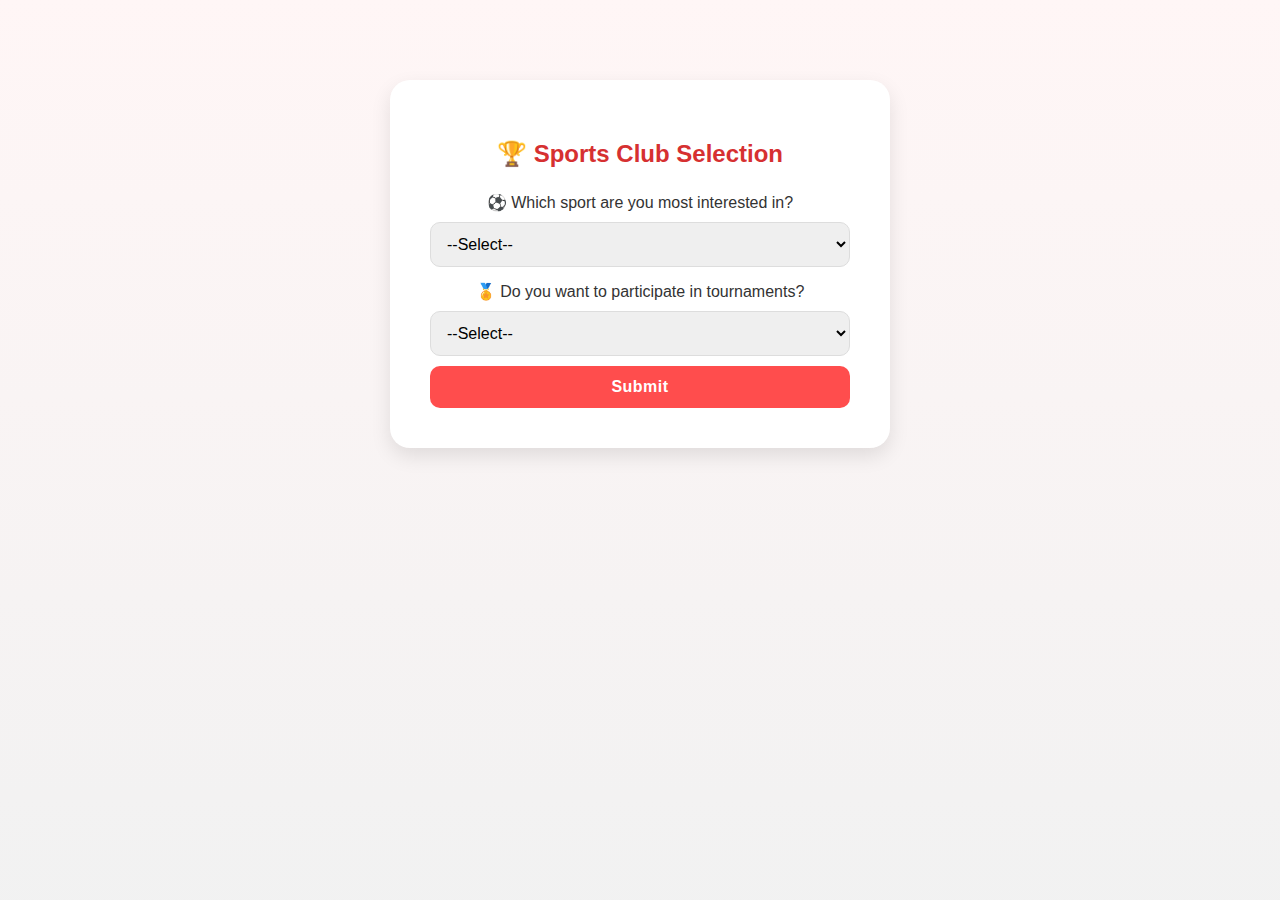
<file: templates/sports.html>
<!DOCTYPE html>
<html lang="en">
<head>
  <meta charset="UTF-8" />
  <meta name="viewport" content="width=device-width, initial-scale=1.0" />
  <title>🏆 Sports Club Selection</title>
  <style>
    body {
      font-family: 'Poppins', sans-serif;
      margin: 0;
      padding: 0;
      display: flex;
      flex-direction: column;
      align-items: center;
      scroll-behavior: smooth;

      background-image: 
        linear-gradient(rgba(255, 245, 245, 0.9), rgba(240, 240, 240, 0.9)),
        url('https://www.chitkara.edu.in/wp-content/uploads/2024/12/overview-banner.jpg'); 
      background-size: cover;
      background-position: center;
      background-attachment: fixed;
    }

    .container {
      background: #ffffff;
      border-radius: 20px;
      box-shadow: 0 8px 20px rgba(0, 0, 0, 0.1);
      padding: 40px;
      margin-top: 80px;
      width: 420px;
      text-align: center;
      transition: all 0.3s ease;
    }

    h2 {
      color: #d63031;
      margin-bottom: 25px;
      font-weight: 700;
    }

    label {
      display: block;
      margin-top: 15px;
      font-weight: 500;
      color: #333;
    }

    select, button, input {
      width: 100%;
      padding: 12px;
      margin-top: 10px;
      border-radius: 10px;
      border: 1px solid #ddd;
      font-size: 16px;
      font-family: 'Poppins', sans-serif;
      transition: all 0.3s ease;
    }

    select:focus, input:focus {
      border-color: #ff4d4d;
      box-shadow: 0 0 5px rgba(255, 77, 77, 0.5);
      outline: none;
    }

    button {
      background-color: #ff4d4d;
      color: white;
      border: none;
      cursor: pointer;
      font-weight: bold;
      letter-spacing: 0.5px;
    }

    button:hover {
      background-color: #e60000;
      transform: scale(1.05);
    }

    #output {
      margin-top: 50px;
      display: flex;
      flex-wrap: wrap;
      justify-content: center;
      gap: 25px;
      width: 90%;
      max-width: 1000px;
    }

    .club-card {
      background: #fff;
      border: 2px solid #ffe6e6;
      border-radius: 18px;
      padding: 25px;
      width: 320px;
      text-align: center;
      box-shadow: 0 6px 18px rgba(0,0,0,0.08);
      transition: transform 0.3s ease, box-shadow 0.3s ease;
    }

    .club-card:hover {
      transform: translateY(-6px);
      box-shadow: 0 8px 22px rgba(0,0,0,0.12);
    }

    .club-card h3 {
      color: #e60000;
      margin-bottom: 12px;
      font-size: 20px;
      font-weight: 600;
    }

    .club-card p {
      margin: 6px 0;
      color: #333;
      font-size: 15px;
    }

    .join-btn {
      background-color: #ff4d4d;
      color: white;
      border: none;
      padding: 10px 16px;
      border-radius: 10px;
      cursor: pointer;
      width: 100%;
      font-weight: bold;
      margin-top: 10px;
      transition: all 0.3s ease;
    }

    .join-btn:hover {
      background-color: #e60000;
      transform: scale(1.05);
    }

    /* 🏆 Modal Styling */
    .modal {
      display: none;
      position: fixed;
      z-index: 1000;
      left: 0;
      top: 0;
      width: 100%;
      height: 100%;
      background-color: rgba(0, 0, 0, 0.5);
      justify-content: center;
      align-items: center;
      animation: fadeIn 0.3s ease;
    }

    .modal-content {
      background: #fff;
      border-radius: 16px;
      padding: 35px;
      text-align: center;
      width: 360px;
      box-shadow: 0 6px 16px rgba(0,0,0,0.2);
      animation: slideUp 0.3s ease;
    }

    .modal-content h3 {
      margin-bottom: 20px;
      color: #e60000;
      font-weight: 600;
    }

    .modal-content input {
      margin: 10px 0;
    }

    .close-btn {
      background: #555;
      color: white;
      border: none;
      padding: 10px 18px;
      border-radius: 8px;
      cursor: pointer;
      margin-top: 15px;
      font-weight: 500;
      transition: background 0.3s;
    }

    .close-btn:hover {
      background: #333;
    }

    @keyframes fadeIn {
      from {opacity: 0;}
      to {opacity: 1;}
    }

    @keyframes slideUp {
      from {transform: translateY(40px); opacity: 0;}
      to {transform: translateY(0); opacity: 1;}
    }
  </style>
</head>
<body>
  <div class="container" id="formContainer">
    <h2>🏆 Sports Club Selection</h2>

    <form id="sportsForm">
      <label for="sportType">⚽ Which sport are you most interested in?</label>
      <select id="sportType" required>
        <option value="">--Select--</option>
        <option value="Football">⚽ Football</option>
        <option value="Table Tennis">🏓 Table Tennis</option>
        <option value="Basketball">🏀 Basketball</option>
        <option value="Athletics">🏃‍♂️ Athletics</option>
      </select>
      <label for="tournamentInterest">🏅 Do you want to participate in tournaments?</label>
      <select id="tournamentInterest" required>
        <option value="">--Select--</option>
        <option value="Yes">✅ Yes</option>
        <option value="No">❌ No</option>
      </select>

      <button type="submit">Submit</button>
    </form>
  </div>

  <div id="output"></div>

  <!-- 🏆 Modal -->
  <div id="joinModal" class="modal">
    <div class="modal-content">
      <h3>🏅 Join the Sports Club</h3>
      <form id="joinForm">
        <input type="text" id="userName" placeholder="Enter your name" required>
        <input type="email" id="userEmail" placeholder="Enter your email" required>
        <button type="submit" class="join-btn">Join Now</button>
      </form>
      <button class="close-btn" onclick="closeModal()">Cancel</button>
    </div>
  </div>

  <script>
    document.getElementById("sportsForm").addEventListener("submit", async function (e) {
      e.preventDefault();

      const sportType = document.getElementById("sportType").value;
      const tournamentInterest = document.getElementById("tournamentInterest").value;

      if (!sportType || !tournamentInterest) {
        alert("⚠️ Please select all fields before submitting!");
        return;
      }

      try {
        const res = await fetch("/recommend", {
          method: "POST",
          headers: { "Content-Type": "application/json" },
          body: JSON.stringify({
            category: "SPORTS",
            interest: sportType,
            tournamentInterest: tournamentInterest
          })
        });

        const data = await res.json();
        const output = document.getElementById("output");
        output.innerHTML = "";

        const uniqueClubs = [];
        const seen = new Set();

        data.clubs.forEach(club => {
          if (!seen.has(club.Activity)) {
            seen.add(club.Activity);
            uniqueClubs.push(club);
          }
        });

        if (uniqueClubs.length > 0) {
          uniqueClubs.forEach(club => {
            const details = club.Details.split(",").map(d => d.trim());
            details.forEach(detail => {
              output.innerHTML += `
                <div class="club-card">
                  <h3>🏆 ${detail}</h3>
                  <p><strong>Category:</strong> ${club.Category}</p>
                  <p><strong>Activity:</strong> ${club.Activity}</p>
                  <button class="join-btn" onclick="openModal()">Join Now</button>
                </div>
              `;
            });
          });
        } else {
          output.innerHTML = `<p>No sports clubs found matching your interest.</p>`;
        }

        document.getElementById("output").scrollIntoView({ behavior: "smooth" });

      } catch (err) {
        console.error("Error:", err);
        alert("⚠️ Server not responding. Please check if Flask is running.");
      }
    });

    function openModal() {
      document.getElementById("joinModal").style.display = "flex";
    }

    function closeModal() {
      document.getElementById("joinModal").style.display = "none";
    }

    document.getElementById("joinForm").addEventListener("submit", function (e) {
      e.preventDefault();
      const name = document.getElementById("userName").value;
      const email = document.getElementById("userEmail").value;

      document.querySelector(".modal-content").innerHTML = `
        <h3>✅ Successfully Joined!</h3>
        <p>Welcome <strong>${name}</strong>!<br>We'll contact you at <strong>${email}</strong> soon.</p>
        <button class="close-btn" onclick="closeModal()">Close</button>
      `;
    });

    window.onclick = function(event) {
      const modal = document.getElementById("joinModal");
      if (event.target === modal) {
        modal.style.display = "none";
      }
    };
  </script>
</body>
</html>
</file>
